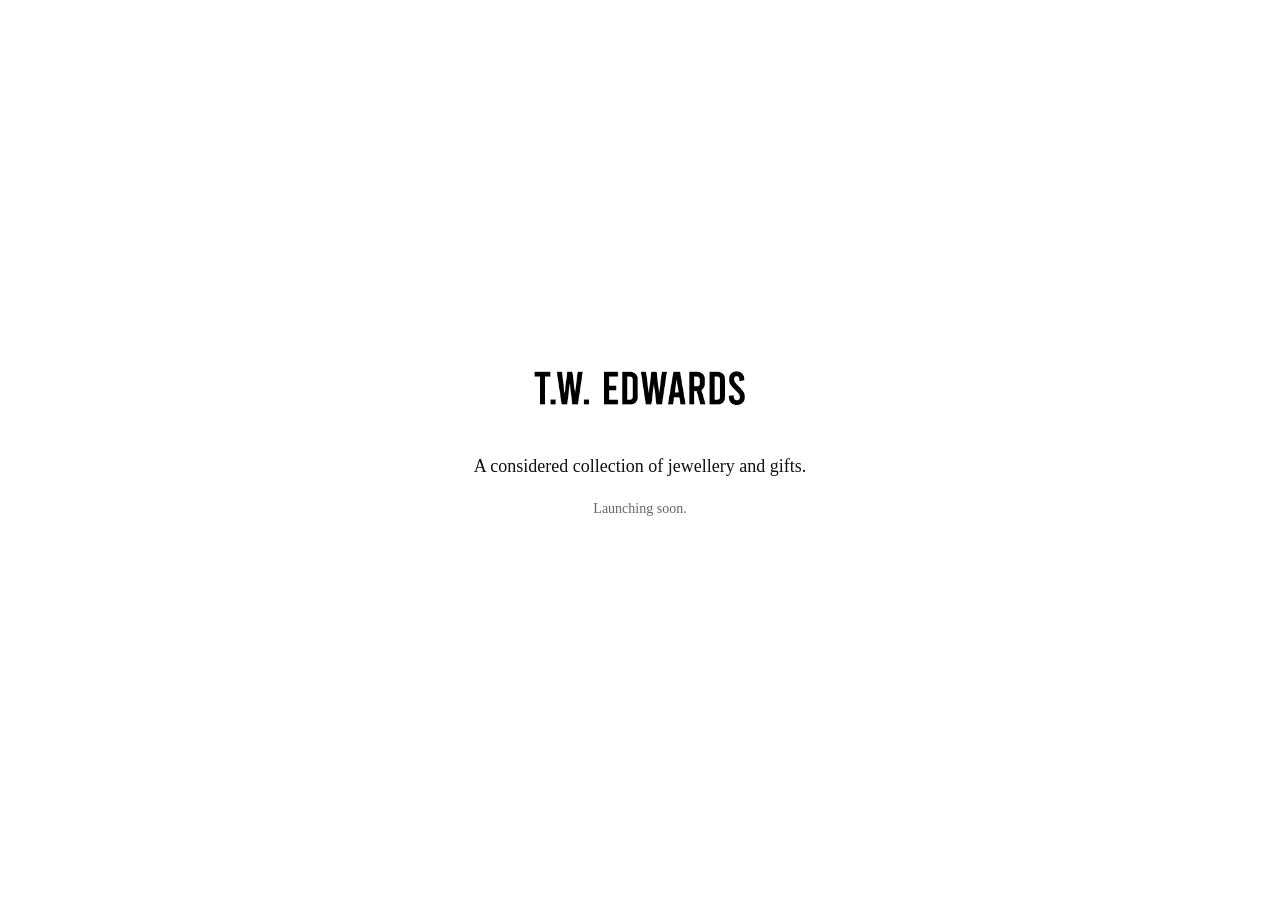
<file: index.html>
<!DOCTYPE html>
<html lang="en">
<head>
  <meta charset="UTF-8">
  <meta name="viewport" content="width=device-width, initial-scale=1.0">
  <title>T.W. Edwards</title>
  <link rel="stylesheet" href="style.css">
</head>
<body>

  <div class="container">
    
    <img src="/assets/images/logo.png" alt="T.W. Edwards Logo" class="logo">

    <p class="intro">
      A considered collection of jewellery and gifts.
    </p>

    <p class="status">
      Launching soon.
    </p>

  </div>

</body>
</html>
</file>
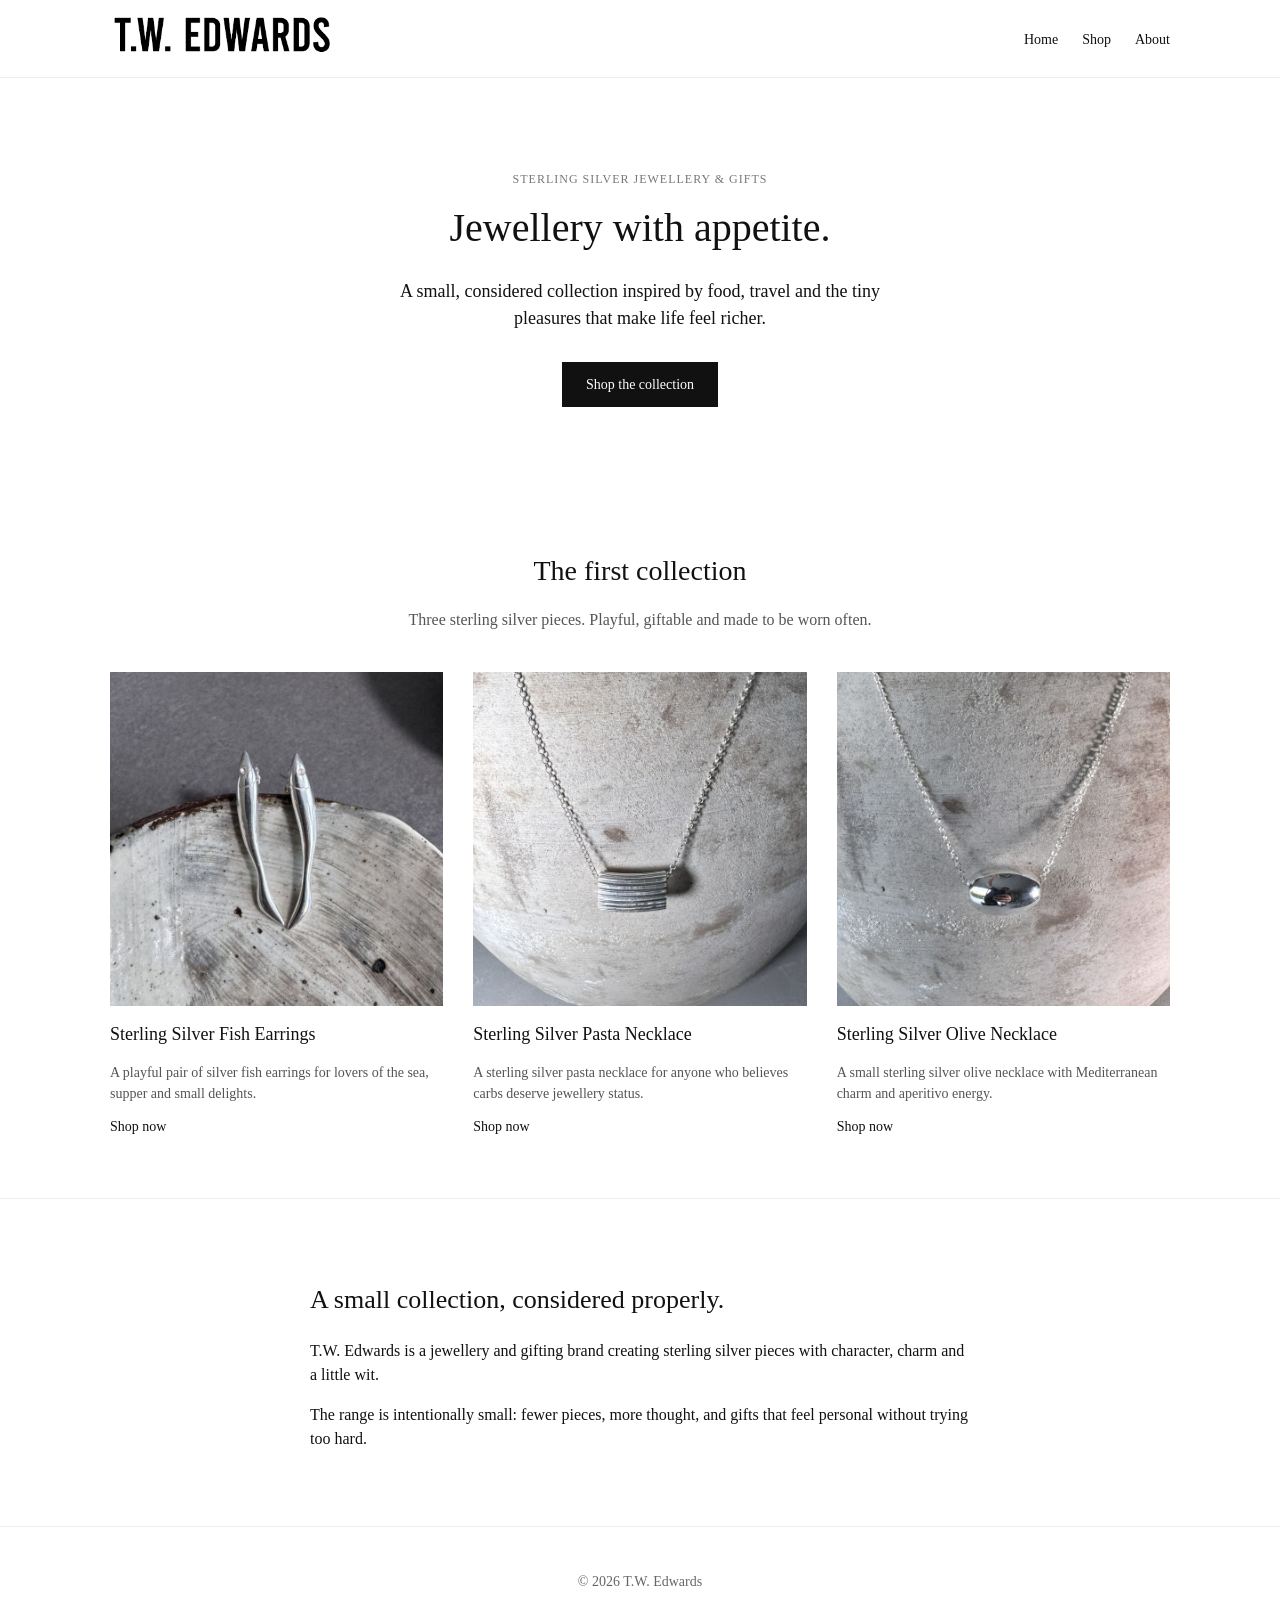
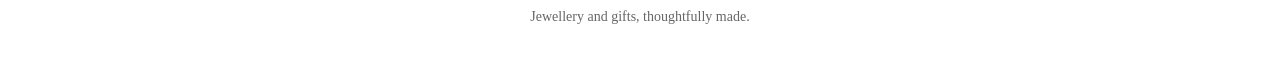
<file: docs/index.html>
<!DOCTYPE html>
<html lang="en">
<head>
  <meta charset="UTF-8" />
  <meta name="viewport" content="width=device-width, initial-scale=1.0" />

  <title>T.W. Edwards | Sterling Silver Jewellery & Gifts</title>
  <meta name="description" content="T.W. Edwards creates considered sterling silver jewellery and gifts inspired by food, travel and small pleasures." />

  <link rel="icon" type="image/x-icon" href="assets/images/favicon.ico">
  <link rel="stylesheet" href="style.css" />
</head>

<body>

  <header class="site-header">
    <div class="container header-inner">
      <a href="index.html" class="logo-link" aria-label="T.W. Edwards home">
        <img src="assets/images/logo.png" alt="T.W. Edwards" class="site-logo" />
      </a>

      <nav class="site-nav" aria-label="Main navigation">
        <a href="index.html">Home</a>
        <a href="#shop">Shop</a>
        <a href="#about">About</a>
      </nav>
    </div>
  </header>

  <main>

    <!-- HERO -->
    <section class="hero">
      <div class="container hero-inner">
        <p class="eyebrow">Sterling silver jewellery & gifts</p>
        <h1>Jewellery with appetite.</h1>
        <p class="hero-copy">
          A small, considered collection inspired by food, travel and the tiny pleasures that make life feel richer.
        </p>
        <a href="#shop" class="button">Shop the collection</a>
      </div>
    </section>

    <!-- PRODUCTS -->
    <section id="shop" class="product-section">
      <div class="container">
        <div class="section-heading">
          <h2>The first collection</h2>
          <p>Three sterling silver pieces. Playful, giftable and made to be worn often.</p>
        </div>

        <div class="product-grid">

          <!-- Fish Earrings -->
          <article class="product-card">
            <img src="assets/images/sterling-silver-fish-earrings.jpg" alt="Sterling Silver Fish Earrings" />
            <div class="product-card-content">
              <h3>Sterling Silver Fish Earrings</h3>
              <p>A playful pair of silver fish earrings for lovers of the sea, supper and small delights.</p>
              <a href="products/sterling-silver-fish-earrings.html" class="text-link">
  Shop now
</a>
            </div>
          </article>

          <!-- Pasta Necklace (LIVE) -->
          <article class="product-card">
            <img src="assets/images/sterling-silver-pasta-necklace.jpg" alt="Sterling Silver Pasta Necklace" />
            <div class="product-card-content">
              <h3>Sterling Silver Pasta Necklace</h3>
              <p>A sterling silver pasta necklace for anyone who believes carbs deserve jewellery status.</p>
              <a href="products/sterling-silver-pasta-necklace.html" class="text-link">
                Shop now
              </a>
            </div>
          </article>

          <!-- Olive Necklace -->
          <article class="product-card">
            <img src="assets/images/sterling-silver-olive-necklace.jpg" alt="Sterling Silver Olive Necklace" />
            <div class="product-card-content">
              <h3>Sterling Silver Olive Necklace</h3>
              <p>A small sterling silver olive necklace with Mediterranean charm and aperitivo energy.</p>
              <a href="products/sterling-silver-olive-necklace.html" class="text-link">
  Shop now
</a>
            </div>
          </article>

        </div>
      </div>
    </section>

    <!-- ABOUT -->
    <section id="about" class="about-section">
      <div class="container narrow">
        <h2>A small collection, considered properly.</h2>
        <p>
          T.W. Edwards is a jewellery and gifting brand creating sterling silver pieces with character, charm and a little wit.
        </p>
        <p>
          The range is intentionally small: fewer pieces, more thought, and gifts that feel personal without trying too hard.
        </p>
      </div>
    </section>

  </main>

  <footer class="site-footer">
    <div class="container footer-inner">
      <p>&copy; 2026 T.W. Edwards</p>
      <p>Jewellery and gifts, thoughtfully made.</p>
    </div>
  </footer>

</body>
</html>
</file>
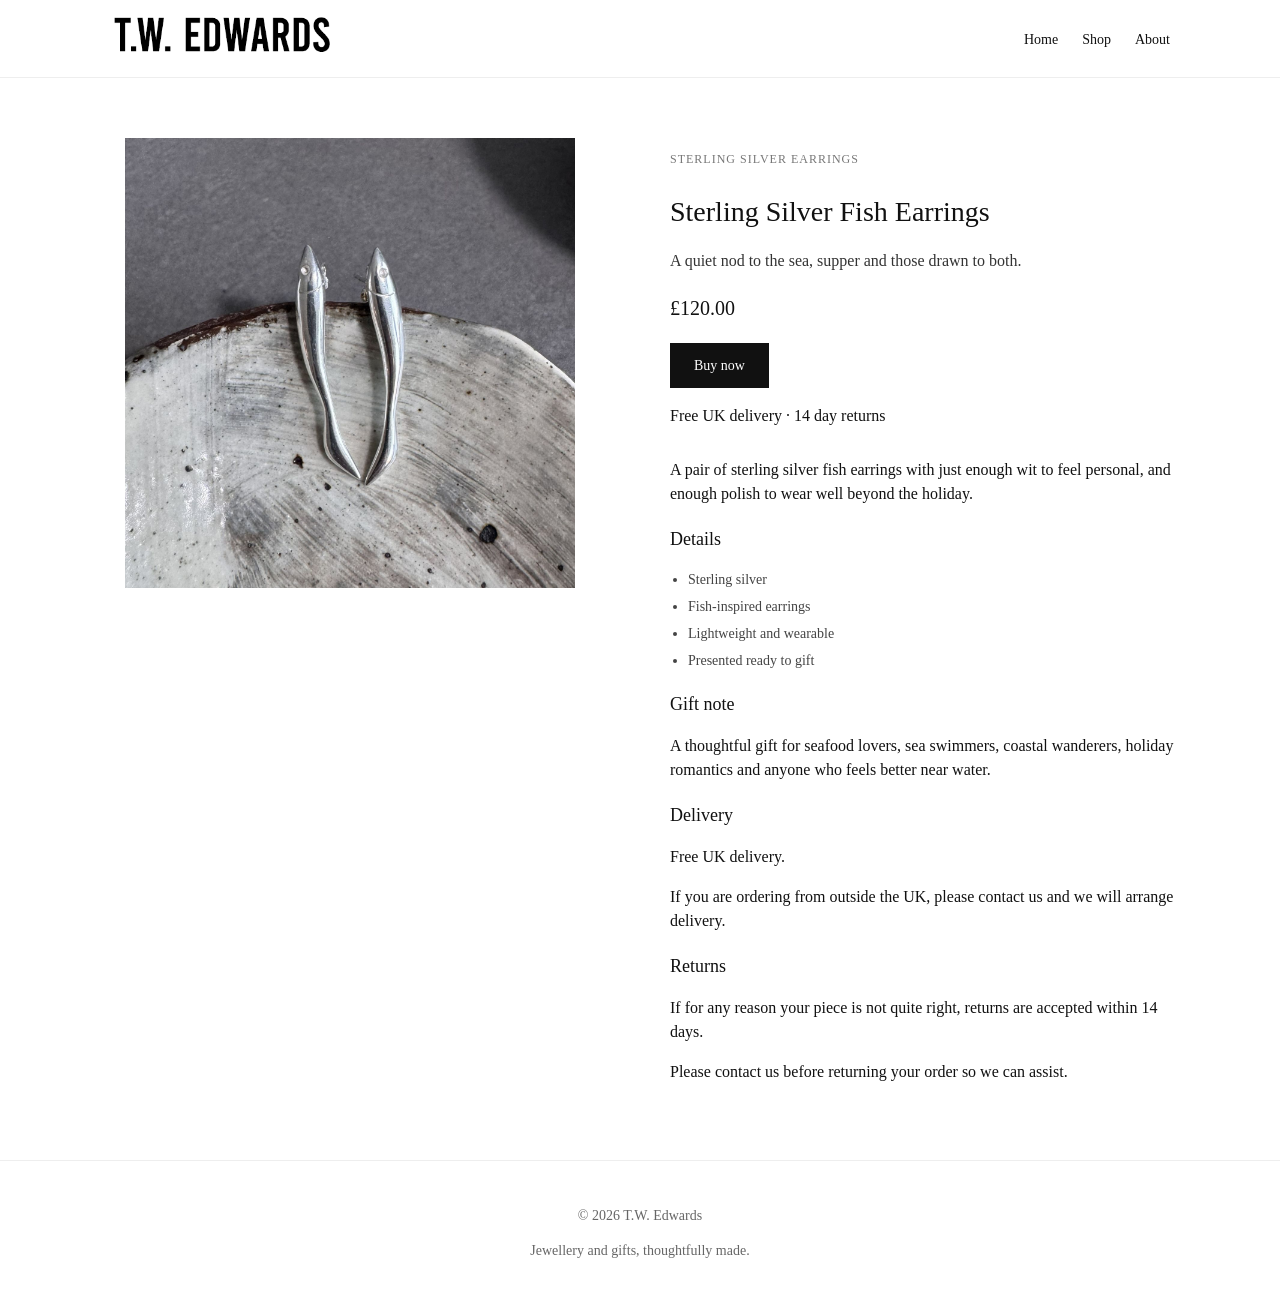
<file: docs/products/sterling-silver-fish-earrings.html>
<!DOCTYPE html>
<html lang="en">
<head>
  <meta charset="UTF-8" />
  <meta name="viewport" content="width=device-width, initial-scale=1.0" />

  <link rel="icon" type="image/x-icon" href="../assets/images/favicon.ico">

  <title>Sterling Silver Fish Earrings | T.W. Edwards</title>
  <meta name="description" content="Sterling silver fish earrings inspired by the sea, long lunches and small pleasures. A playful gift for seafood lovers and coastal souls." />

  <link rel="stylesheet" href="../style.css" />
</head>

<body>

  <header class="site-header">
    <div class="container header-inner">
      <a href="../index.html" class="logo-link" aria-label="T.W. Edwards home">
        <img src="../assets/images/logo.png" alt="T.W. Edwards" class="site-logo" />
      </a>

      <nav class="site-nav" aria-label="Main navigation">
        <a href="../index.html">Home</a>
        <a href="../index.html#shop">Shop</a>
        <a href="../index.html#about">About</a>
      </nav>
    </div>
  </header>

  <main>

    <section class="product-page">
      <div class="container product-page-inner">

        <div class="product-image">
          <img src="../assets/images/sterling-silver-fish-earrings.jpg" alt="Sterling Silver Fish Earrings" />
        </div>

        <div class="product-info">
          <p class="eyebrow">Sterling silver earrings</p>

          <h1>Sterling Silver Fish Earrings</h1>

          <p class="product-intro">
            A quiet nod to the sea, supper and those drawn to both.
          </p>

          <p class="price">£120.00</p>

          <a href="https://buy.stripe.com/14A14o5Lh21naAn6YC6AM04" class="button">
            Buy now
          </a>

          <p class="shipping-note">
            Free UK delivery · 14 day returns
          </p>

          <div class="product-copy">
            <p>
              A pair of sterling silver fish earrings with just enough wit to feel personal, and enough polish to wear well beyond the holiday.
            </p>

            <h2>Details</h2>
            <ul>
              <li>Sterling silver</li>
              <li>Fish-inspired earrings</li>
              <li>Lightweight and wearable</li>
              <li>Presented ready to gift</li>
            </ul>

            <h2>Gift note</h2>
            <p>
              A thoughtful gift for seafood lovers, sea swimmers, coastal wanderers, holiday romantics and anyone who feels better near water.
            </p>

            <h2>Delivery</h2>
            <p>
              Free UK delivery.
            </p>
            <p>
              If you are ordering from outside the UK, please contact us and we will arrange delivery.
            </p>

            <h2>Returns</h2>
            <p>
              If for any reason your piece is not quite right, returns are accepted within 14 days.
            </p>
            <p>
              Please contact us before returning your order so we can assist.
            </p>
          </div>
        </div>

      </div>
    </section>

  </main>

  <footer class="site-footer">
    <div class="container footer-inner">
      <p>&copy; 2026 T.W. Edwards</p>
      <p>Jewellery and gifts, thoughtfully made.</p>
    </div>
  </footer>

</body>
</html>
</file>
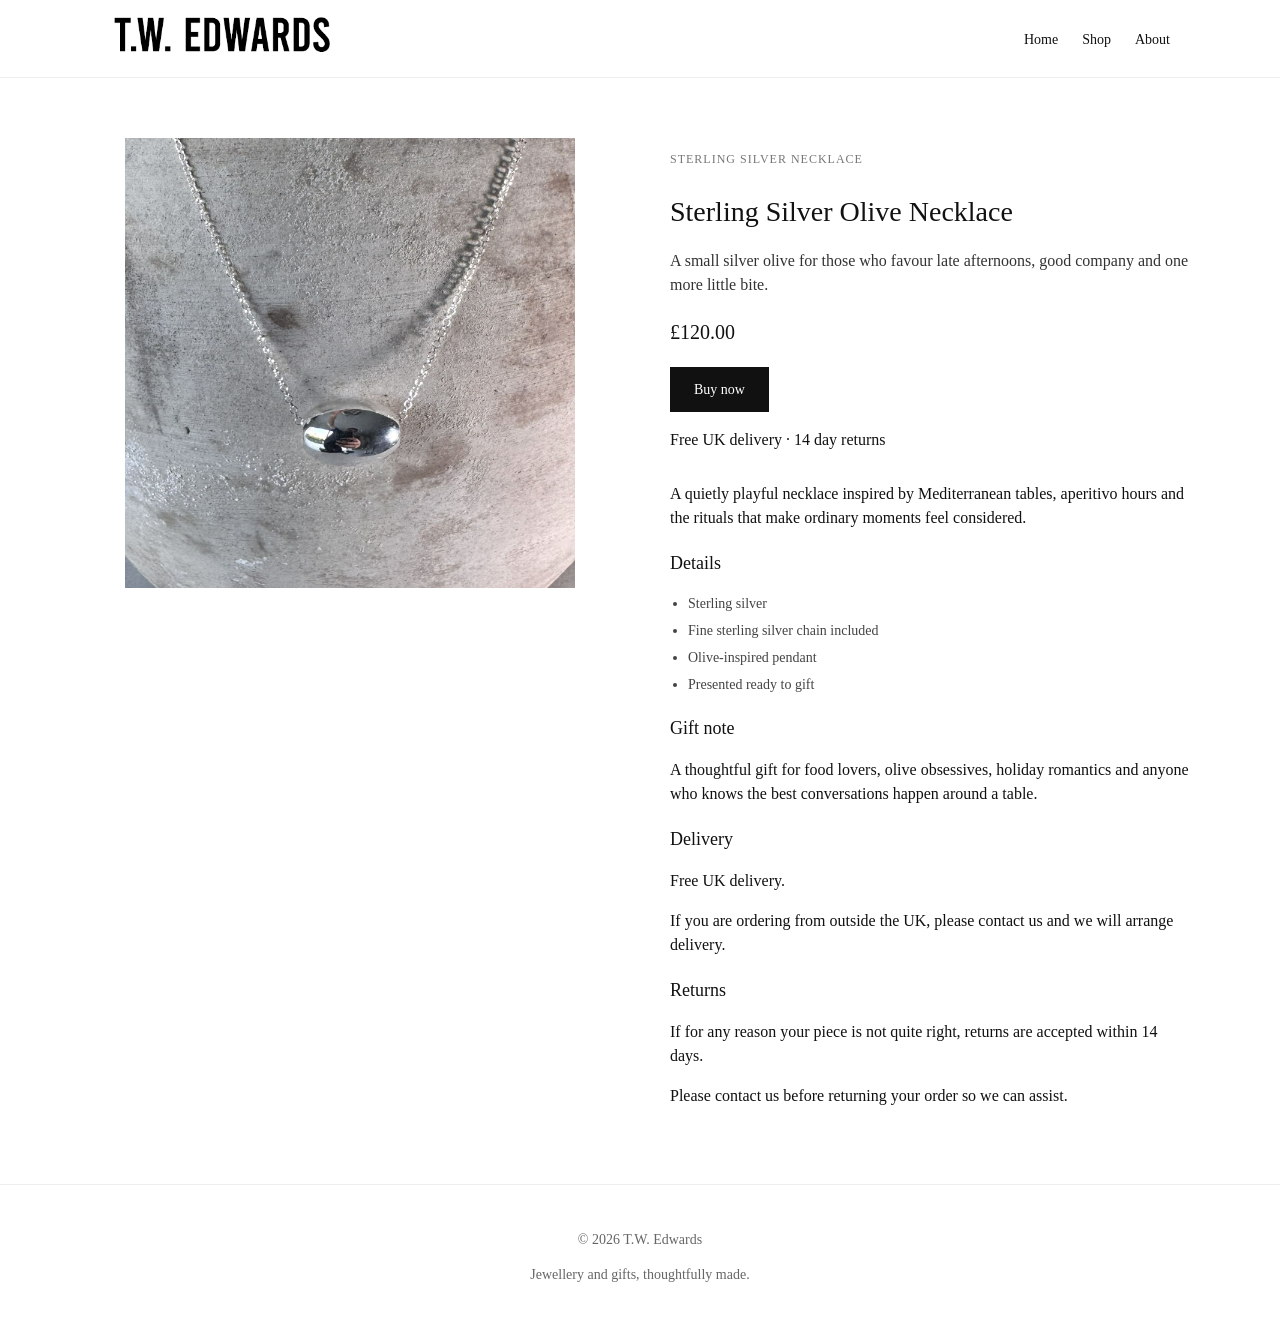
<file: docs/products/sterling-silver-olive-necklace.html>
<!DOCTYPE html>
<html lang="en">
<head>
  <meta charset="UTF-8" />
  <meta name="viewport" content="width=device-width, initial-scale=1.0" />

  <link rel="icon" type="image/x-icon" href="../assets/images/favicon.ico">

  <title>Sterling Silver Olive Necklace | T.W. Edwards</title>
  <meta name="description" content="A sterling silver olive necklace inspired by Mediterranean afternoons, aperitivo hours and the small pleasures of a life well lived." />

  <link rel="stylesheet" href="../style.css" />
</head>

<body>

  <header class="site-header">
    <div class="container header-inner">
      <a href="../index.html" class="logo-link" aria-label="T.W. Edwards home">
        <img src="../assets/images/logo.png" alt="T.W. Edwards" class="site-logo" />
      </a>

      <nav class="site-nav" aria-label="Main navigation">
        <a href="../index.html">Home</a>
        <a href="../index.html#shop">Shop</a>
        <a href="../index.html#about">About</a>
      </nav>
    </div>
  </header>

  <main>

    <section class="product-page">
      <div class="container product-page-inner">

        <div class="product-image">
          <img src="../assets/images/sterling-silver-olive-necklace.jpg" alt="Sterling Silver Olive Necklace" />
        </div>

        <div class="product-info">
          <p class="eyebrow">Sterling silver necklace</p>

          <h1>Sterling Silver Olive Necklace</h1>

          <p class="product-intro">
            A small silver olive for those who favour late afternoons, good company and one more little bite.
          </p>

          <p class="price">£120.00</p>

          <a href="https://buy.stripe.com/8x214o6Pl0XjbErdn06AM03" class="button">
            Buy now
          </a>

          <p class="shipping-note">
            Free UK delivery · 14 day returns
          </p>

          <div class="product-copy">
            <p>
              A quietly playful necklace inspired by Mediterranean tables, aperitivo hours and the rituals that make ordinary moments feel considered.
            </p>

            <h2>Details</h2>
            <ul>
              <li>Sterling silver</li>
              <li>Fine sterling silver chain included</li>
              <li>Olive-inspired pendant</li>
              <li>Presented ready to gift</li>
            </ul>

            <h2>Gift note</h2>
            <p>
              A thoughtful gift for food lovers, olive obsessives, holiday romantics and anyone who knows the best conversations happen around a table.
            </p>

            <h2>Delivery</h2>
            <p>
              Free UK delivery.
            </p>
            <p>
              If you are ordering from outside the UK, please contact us and we will arrange delivery.
            </p>

            <h2>Returns</h2>
            <p>
              If for any reason your piece is not quite right, returns are accepted within 14 days.
            </p>
            <p>
              Please contact us before returning your order so we can assist.
            </p>
          </div>
        </div>

      </div>
    </section>

  </main>

  <footer class="site-footer">
    <div class="container footer-inner">
      <p>&copy; 2026 T.W. Edwards</p>
      <p>Jewellery and gifts, thoughtfully made.</p>
    </div>
  </footer>

</body>
</html>
</file>
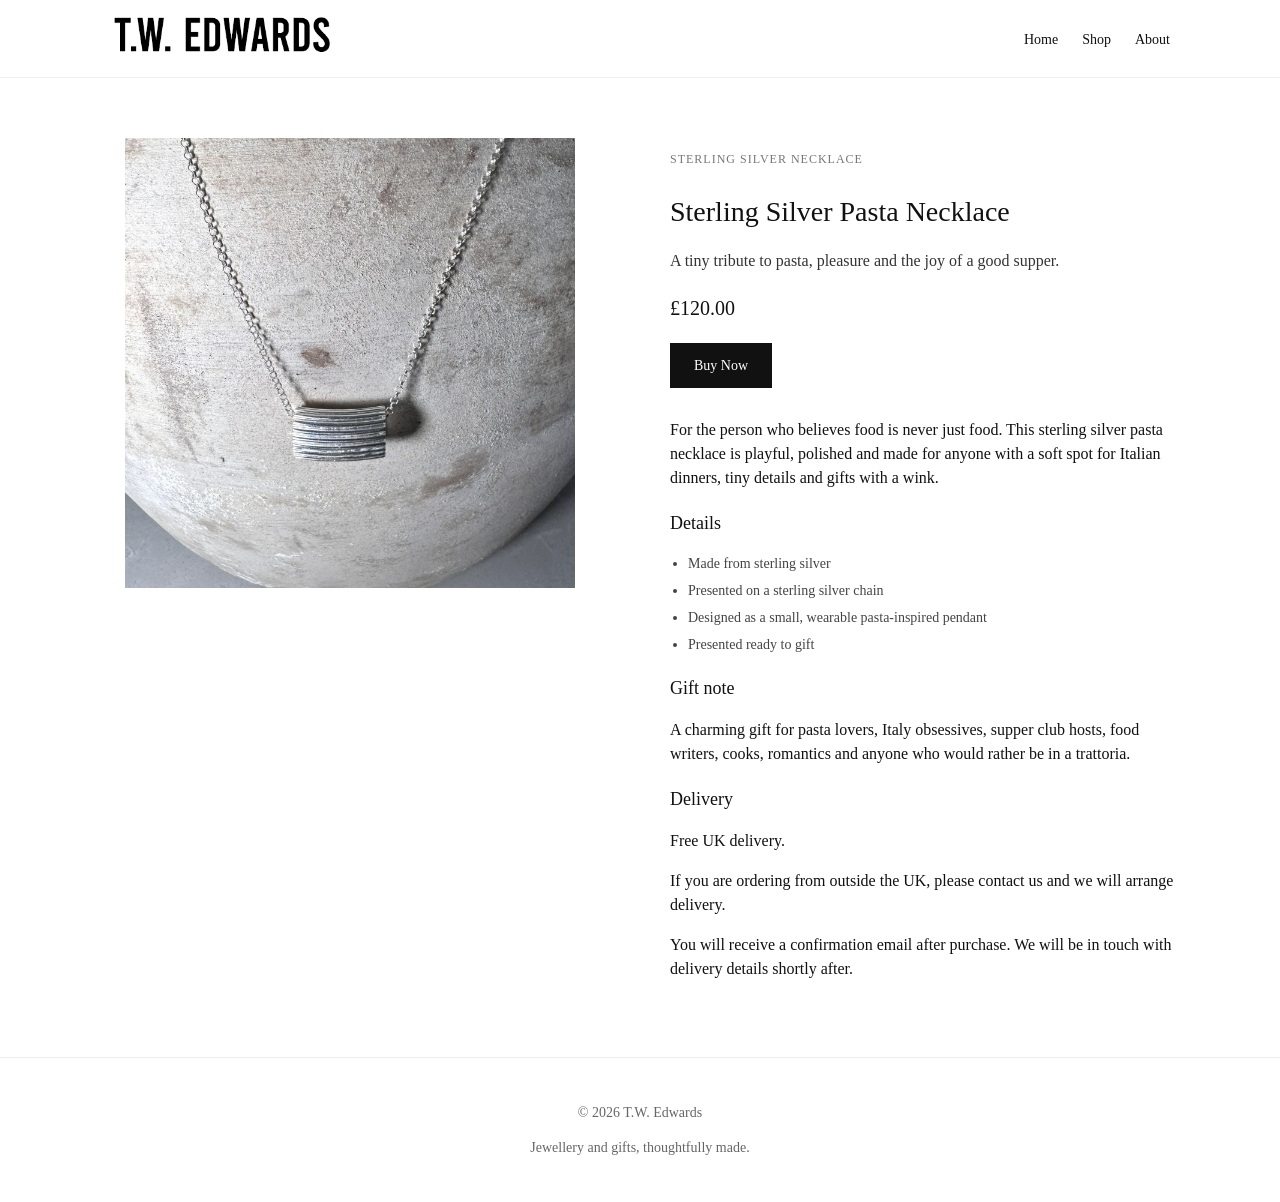
<file: docs/products/sterling-silver-pasta-necklace.html>
<!DOCTYPE html>
<html lang="en">
<head>
  <meta charset="UTF-8" />
  <meta name="viewport" content="width=device-width, initial-scale=1.0" />
  <link rel="icon" type="image/x-icon" href="assets/images/favicon.ico">

  <title>Sterling Silver Pasta Necklace | T.W. Edwards</title>
  <meta name="description" content="A playful sterling silver pasta necklace inspired by food, travel and small pleasures. A thoughtful gift for pasta lovers." />

  
  <link rel="stylesheet" href="../style.css" />
</head>

<body>

  <header class="site-header">
    <div class="container header-inner">
      <a href="../index.html" class="logo-link" aria-label="T.W. Edwards home">
        <img src="../assets/images/logo.png" alt="T.W. Edwards" class="site-logo" />
      </a>

      <nav class="site-nav" aria-label="Main navigation">
        <a href="../index.html">Home</a>
        <a href="../index.html#shop">Shop</a>
        <a href="../index.html#about">About</a>
      </nav>
    </div>
  </header>

  <main>

    <section class="product-page">
      <div class="container product-page-inner">

        <div class="product-image">
          <img src="../assets/images/sterling-silver-pasta-necklace.jpg" alt="Sterling Silver Pasta Necklace" />
        </div>

        <div class="product-info">
          <p class="eyebrow">Sterling silver necklace</p>

          <h1>Sterling Silver Pasta Necklace</h1>

          <p class="product-intro">
            A tiny tribute to pasta, pleasure and the joy of a good supper.
          </p>

          <p class="price">£120.00</p>

          <a href="https://buy.stripe.com/cNi14o7Tp7lHcIvgzc6AM00" class="button">
Buy Now
</a>


          <div class="product-copy">
            <p>
              For the person who believes food is never just food. This sterling silver pasta necklace is playful, polished and made for anyone with a soft spot for Italian dinners, tiny details and gifts with a wink.
            </p>

            <h2>Details</h2>
            <ul>
              <li>Made from sterling silver</li>
              <li>Presented on a sterling silver chain</li>
              <li>Designed as a small, wearable pasta-inspired pendant</li>
              <li>Presented ready to gift</li>
            </ul>

            <h2>Gift note</h2>
            <p>
              A charming gift for pasta lovers, Italy obsessives, supper club hosts, food writers, cooks, romantics and anyone who would rather be in a trattoria.
            </p>

            <h2>Delivery</h2>
            <p>
            Free UK delivery.
            </p>
            <p>
            If you are ordering from outside the UK, please contact us and we will arrange delivery.
            </p>

            <p>
            You will receive a confirmation email after purchase. We will be in touch with delivery details shortly after.
            </p>
            
          </div>
        </div>

      </div>
    </section>

  </main>

  <footer class="site-footer">
    <div class="container footer-inner">
      <p>&copy; 2026 T.W. Edwards</p>
      <p>Jewellery and gifts, thoughtfully made.</p>
    </div>
  </footer>

</body>
</html>
</file>
<file: style.css>
body {
  margin: 0;
  font-family: Georgia, "Times New Roman", serif;
  background-color: #ffffff;
  color: #111;
}

.container {
  height: 100vh;
  display: flex;
  flex-direction: column;
  justify-content: center;
  align-items: center;
  text-align: center;
}

.logo {
  max-width: 220px;
  margin-bottom: 30px;
}

.intro {
  font-size: 18px;
  max-width: 400px;
  margin-bottom: 10px;
}

.status {
  font-size: 14px;
  color: #666;
}
</file>
<file: docs/style.css>
/* --- Base Reset --- */
* {
  box-sizing: border-box;
}

body {
  margin: 0;
  font-family: Georgia, "Times New Roman", serif;
  color: #111;
  background: #ffffff;
  line-height: 1.5;
}

/* --- Layout --- */
.container {
  max-width: 1100px;
  margin: 0 auto;
  padding: 0 20px;
}

.narrow {
  max-width: 700px;
}

/* --- Header --- */
.site-header {
  border-bottom: 1px solid #eee;
  padding: 15px 0;
}

.header-inner {
  display: flex;
  justify-content: space-between;
  align-items: center;
}

.site-logo {
  max-height: 40px;
}

.site-nav a {
  margin-left: 20px;
  text-decoration: none;
  color: #111;
  font-size: 14px;
}

.site-nav a:hover {
  text-decoration: underline;
}

/* --- Hero --- */
.hero {
  padding: 80px 0 60px;
  text-align: center;
}

.eyebrow {
  font-size: 12px;
  letter-spacing: 1px;
  text-transform: uppercase;
  color: #777;
  margin-bottom: 10px;
}

.hero h1 {
  font-size: 40px;
  margin: 0 0 20px;
  font-weight: normal;
}

.hero-copy {
  font-size: 18px;
  max-width: 500px;
  margin: 0 auto 30px;
}

.button {
  display: inline-block;
  padding: 12px 24px;
  background: #111;
  color: #fff;
  text-decoration: none;
  font-size: 14px;
}

.button:hover {
  opacity: 0.9;
}

/* --- Product Section --- */
.product-section {
  padding: 60px 0;
}

.section-heading {
  text-align: center;
  margin-bottom: 40px;
}

.section-heading h2 {
  font-size: 28px;
  margin-bottom: 10px;
  font-weight: normal;
}

.section-heading p {
  color: #555;
  font-size: 16px;
}

/* --- Product Grid --- */
.product-grid {
  display: grid;
  grid-template-columns: repeat(3, 1fr);
  gap: 30px;
}

.product-card img {
  width: 100%;
  height: auto;
  display: block;
}

.product-card-content {
  padding-top: 15px;
}

.product-card h3 {
  font-size: 18px;
  margin: 0 0 10px;
  font-weight: normal;
}

.product-card p {
  font-size: 14px;
  color: #555;
  margin-bottom: 10px;
}

.text-link {
  font-size: 14px;
  text-decoration: none;
  color: #111;
}

.text-link:hover {
  text-decoration: underline;
}

/* --- About Section --- */
.about-section {
  padding: 60px 0;
  border-top: 1px solid #eee;
}

.about-section h2 {
  font-size: 26px;
  margin-bottom: 20px;
  font-weight: normal;
}

.about-section p {
  margin-bottom: 15px;
  font-size: 16px;
}

/* --- Footer --- */
.site-footer {
  border-top: 1px solid #eee;
  padding: 30px 0;
  text-align: center;
  font-size: 14px;
  color: #666;
}

/* --- Responsive --- */
@media (max-width: 800px) {
  .product-grid {
    grid-template-columns: 1fr;
  }

  .hero h1 {
    font-size: 28px;
  }

  .hero-copy {
    font-size: 16px;
  }
}

/* --- Product Page Layout --- */
.product-page-inner {
  display: grid;
  grid-template-columns: 1fr 1fr;
  gap: 60px;
  align-items: start;
  padding: 60px 0;
}

/* Image control */
.product-image img {
  width: 100%;
  max-width: 450px;   /* 👈 key line */
  height: auto;
  display: block;
  margin: 0 auto;
}

/* Product info */
.product-info h1 {
  font-size: 28px;
  margin-bottom: 10px;
  font-weight: normal;
}

.product-intro {
  font-size: 16px;
  margin-bottom: 20px;
  color: #333;
}

.price {
  font-size: 20px;
  margin-bottom: 20px;
}

/* Product copy */
.product-copy {
  margin-top: 30px;
}

.product-copy h2 {
  font-size: 18px;
  margin-top: 20px;
  margin-bottom: 10px;
  font-weight: normal;
}

.product-copy ul {
  padding-left: 18px;
}

.product-copy li {
  margin-bottom: 6px;
  font-size: 14px;
  color: #444;
}
</file>
